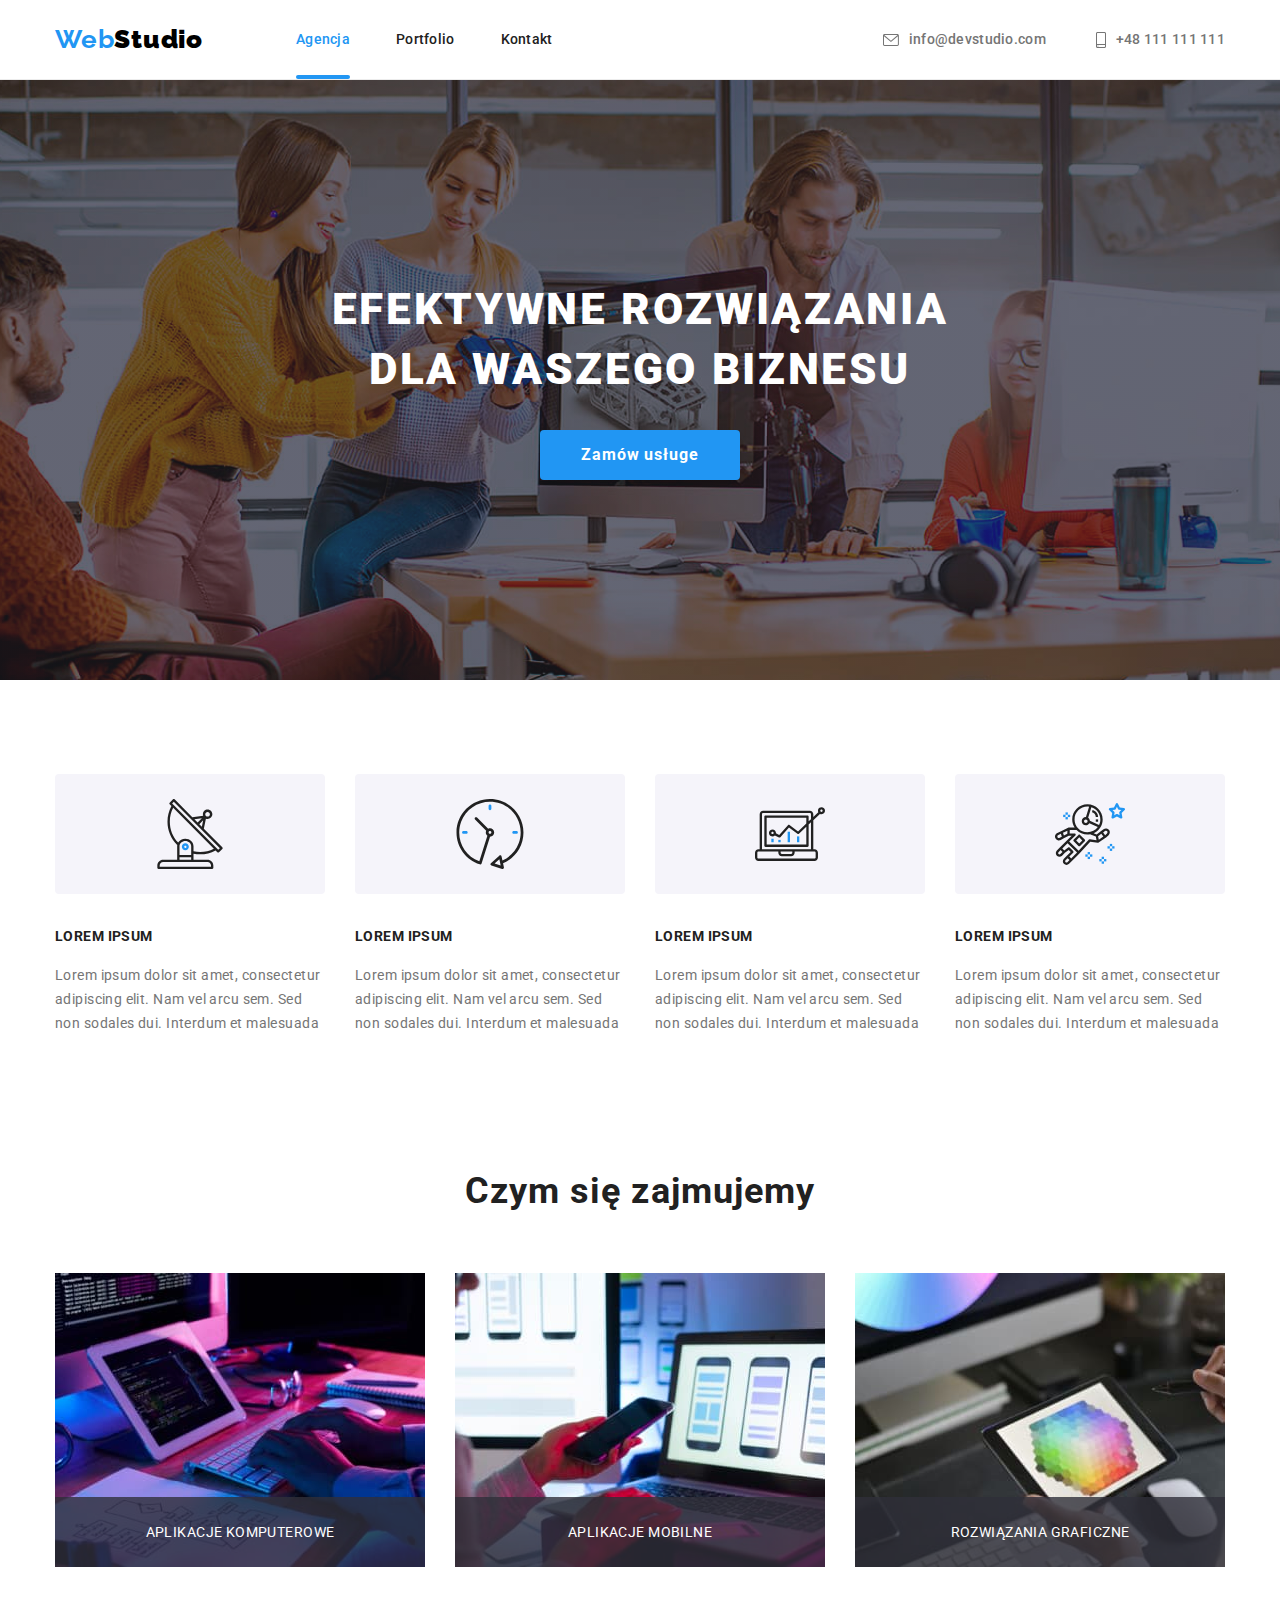
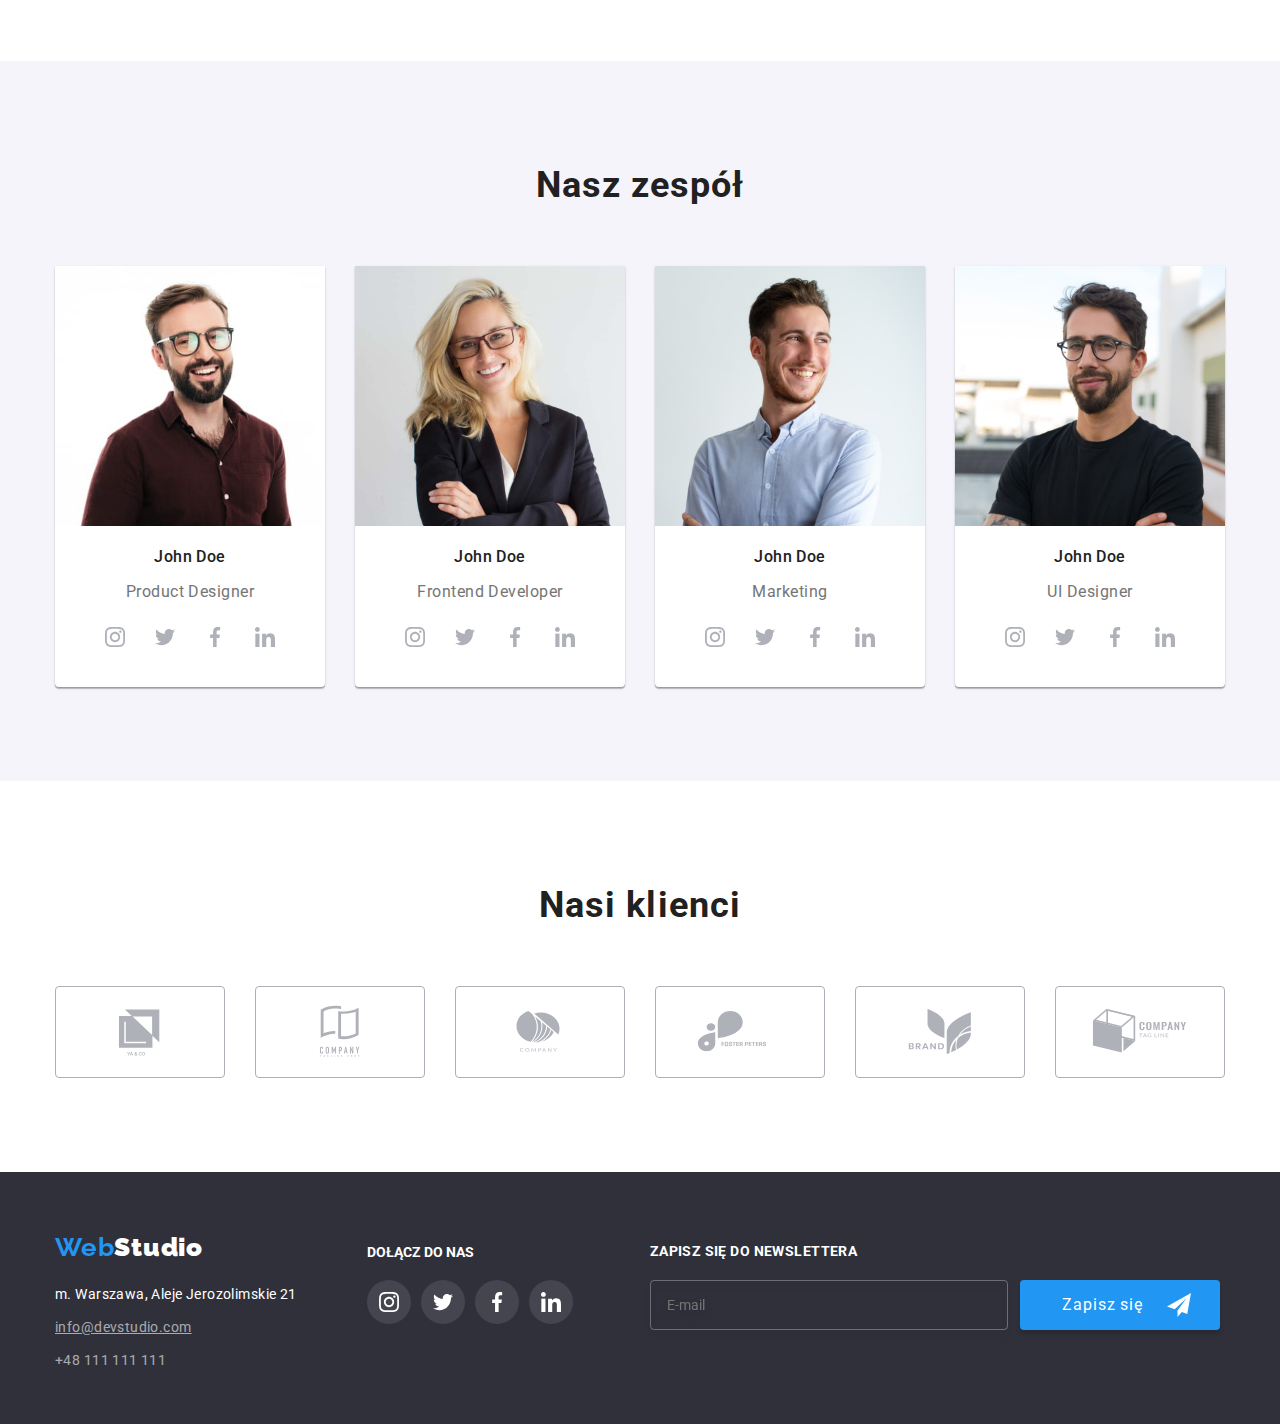
<file: index.html>
<!DOCTYPE html>
<html lang="pl">

<head>
    <title>WebStudio. Efektywne rozwiązania dla waszego biznesu.</title>
    <link rel="stylesheet"
        href="https://cdnjs.cloudflare.com/ajax/libs/modern-normalize/1.0.0/modern-normalize.min.css" />
    <link rel="preconnect" href="https://fonts.googleapis.com">
    <link rel="preconnect" href="https://fonts.gstatic.com" crossorigin>
    <link
        href="https://fonts.googleapis.com/css2?family=Raleway:wght@700&family=Roboto:wght@400;500;700;900&display=swap"
        rel="stylesheet">
    <link rel="stylesheet" href="./css/main.min.css">
</head>

<body>
    <header class="header">
        <div class="header__top">
            <div class="header__logo-nav">
                <div class="header__logo">
                    <span>
                        <a  class="header__logo-web" href="./index.html" >Web<b class="header__logo-studio">Studio</b>
                        </a>
                    </span>
                </div>
                <nav class="header__nav">
                    <ul class="header__nav-list">
                        <li ><a class="header__nav-items header__nav-items--underline" href="./index.html" >Agencja</a></li>
                        <li ><a class="header__nav-items" href="./prtfolio.html">Portfolio</a></li>
                        <li ><a class="header__nav-items" href="./kontakt" >Kontakt</a></li>
                    </ul>
                </nav>
            </div>
            <div class="header__contact">
                <ul class="header__contact-list" >
                    <li class="header__contact-items">
                        <svg class="header__contact-icon" width="16" height="12">
                            <use href="./images/icon.svg#icon-envelope"></use>
                        </svg>
                        <a class="header__contact-link" href="mailto:info@devstudio.com">info@devstudio.com</a>
                    </li>
                    <li class="header__contact-items">
                        <svg class="header__contact-icon" width="10" height="16">
                            <use href="./images/icon.svg#icon-smartphone"></use>
                        </svg>
                        <a class="header__contact-link" href="tel:+48111111111">+48 111 111 111</a>
                    </li>
                </ul>
            </div>
        </div>
    </header>
    <main>
        <section class="heading">
            <div class="heading__container">
                <h1 class="heading__header">EFEKTYWNE ROZWIĄZANIA DLA WASZEGO BIZNESU </h1>
                <button class="heading__button" type="button" data-modal-open>Zamów usługe</button>
                <div class="backdrop is-hidden" data-modal>
                    <div class="modal">
                        <button class="modal__btn-close" data-modal-close>
                            <span>
                                <svg class="modal__icon-vector" width="11" height="11">
                                    <use href="./images/icon.svg#icon-Vector"></use>
                                </svg>
                            </span>
                        </button>
                        <form class="form">
                            <div class="form__group" role="group" aria-labelledby="form-head">
                                <p class="form__head" id="form-head">Zostaw swoje dane w formularzu poniżej</p>
                                <div class="form__div">
                                    <label class="form__label" for="username">Imie</label>
                                    <svg class="form__icon" width="18" height="18">
                                        <use href="images/icon.svg#icon-person-black"></use>
                                    </svg>
                                    <input class="form__input" type="text" name="username" />
                                </div>
                                <div class="form__div">
                                    <label class="form__label" for="phone-number">Telefon</label>
                                    <svg class="form__icon" width="18" height="18">
                                        <use href="images/icon.svg#icon-phone-black"></use>
                                    </svg>
                                    <input class="form__input" type="text" name="phone-number" />
                                </div>
                                <div class="form__div">
                                    <label class="form__label" for="email">Email</label>
                                    <svg class="form__icon" width="18" height="18">
                                        <use href="images/icon.svg#icon-email-black"></use>
                                    </svg>
                                    <input class="form__input" type="email" name="email" id="email" />
                                </div>
                                <div class="form__div form__div--comment">
                                    <label class="form__label" for="comment">Komentarz</label>
                                    <textarea class="form__textarea" name="comment" id="comment"
                                        placeholder="Wprowadź tekst"></textarea>
                                </div>
                                <div class="form__checkbox">
                                    <label class="form__label form__label--checkbox" for="checkbox">
                                        <input class="form__checkbox-input" type="checkbox" name="legal" id="checkbox">
                                        <span class="form__checkbox-span" id="legal">
                                            <svg class="form__checkbox-svg">
                                                <use href="./images/icon.svg#icon-icon-check" width="11" height="8">
                                                </use>
                                            </svg></span>
                                        Oświadczam iż akceptuję
                                        <a class="form__checkbox-link" href="#">Regulamin</a> i
                                        <a class="form__checkbox-link" href="#">Politykę Prywatności</a>.
                                    </label>
                                </div>
                                <button class="form__submit-button" type="submit">Wśylij</button>
                            </div>
                        </form>
                    </div>
                </div>
            </div>
        </section>
        <section class="assets">
            <div class="assets__container">
                <div class="assets__rectangle">
                    <svg class="icon-antenna" width="70" height="70">
                        <use href="./images/icon.svg#icon-antenna"></use>
                    </svg>
                </div>
                <div class="assets__rectangle">
                    <svg class="icon-clock" width="70" height="70">
                        <use href="./images/icon.svg#icon-clock"></use>
                    </svg>
                </div>
                <div class="assets__rectangle">
                    <svg class="icon-diagram" width="70" height="70">
                        <use href="./images/icon.svg#icon-diagram"></use>
                    </svg>
                </div>
                <div class="assets__rectangle">
                    <svg class="icon-astronaut" width="70" height="70">
                        <use href="./images/icon.svg#icon-astronaut"></use>
                    </svg>
                </div>
            </div>
            <div class="assets__div-text">
                <ul class="assets__list">
                    <li class="assets__item">
                        <h4 class="assets__header">LOREM IPSUM</h4>
                        <p class="assets__text">Lorem ipsum dolor sit amet, consectetur adipiscing elit. Nam vel arcu sem. Sed non sodales
                            dui. Interdum et malesuada
                        <p>
                    </li>
                    <li class="assets__item">
                        <h4 class="assets__header">LOREM IPSUM</h4>
                        <p class="assets__text">Lorem ipsum dolor sit amet, consectetur adipiscing elit. Nam vel arcu sem. Sed non sodales
                            dui. Interdum et malesuada
                        <p>
                    </li>
                    <li class="assets__item">
                        <h4 class="assets__header">LOREM IPSUM</h4>
                        <p class="assets__text">Lorem ipsum dolor sit amet, consectetur adipiscing elit. Nam vel arcu sem. Sed non sodales
                            dui. Interdum et malesuada
                        <p>
                    </li>
                    <li class="assets__item">
                        <h4 class="assets__header">LOREM IPSUM</h4>
                        <p class="assets__text">Lorem ipsum dolor sit amet, consectetur adipiscing elit. Nam vel arcu sem. Sed non sodales
                            dui. Interdum et malesuada
                        <p>
                    </li>
                </ul>
            </div>
        </section>
        <section class="activity">
            <h2 class="activity__header">Czym się zajmujemy</h2>
            <div class="activity__container">
                <ul class="activity__list">
                    <li class="activity__items">
                        <div class="activity__box-img">
                            <img src="./images/index/programer-working.jpg" alt="Programer working his desk office"
                                width="370" height="294" />
                            <div class="activity__label">
                                <p class="activity__label-text">Aplikacje komputerowe</p>
                            </div>
                        </div>
                    </li>
                    <li class="activity__items">
                        <div class="activity__box-img">
                            <img src="./images/index/developing-application.jpg"
                                alt="Web ui designers are developing application" width="370" height="294" />
                            <div class="activity__label">
                                <p class="activity__label-text">Aplikacje mobilne</p>
                            </div>
                        </div>
                    </li>
                    <li class="activity__items">
                        <div class="activity__box-img">
                            <img src="./images/index/colour-selection.jpg"
                                alt="Creative artist web design with working colour selection graphic tablet"
                                width="370" height="294" />
                            <div class="activity__label">
                                <p class="activity__label-text">Rozwiązania graficzne</p>
                            </div>
                        </div>
                    </li>
                </ul>
            </div>
        </section>
        <section class="team">
            <h2 class="team__header">Nasz zespół</h2>
            <div class="team__container">
                <ul class="team__item-list">
                    <li class="team__items"><img src="./images/index/product-designer.jpg" alt="John Doe.Product Designer" width="270"
                            height="260" />
                        <h3 class="team__participant">John Doe</h3>
                        <p class="team__p">Product Designer</p>
                        <div class="team__social-media">
                            <div class="team__social-media-ellipse">
                                <svg class="icon-instagram" width="20" height="20">
                                    <use href="./images/icon.svg#icon-instagram"></use>
                                </svg>
                            </div>
                            <div class="team__social-media-ellipse">
                                <svg class="icon-twitter" width="20" height="20">
                                    <use href="./images/icon.svg#icon-twitter"></use>
                                </svg>
                            </div>
                            <div class="team__social-media-ellipse">
                                <svg class="icon-facebook" width="20" height="20">
                                    <use href="./images/icon.svg#icon-facebook"></use>
                                </svg>
                            </div>
                            <div class="team__social-media-ellipse">
                                <svg class="icon-linkedin" width="20" height="20">
                                    <use href="./images/icon.svg#icon-linkedin"></use>
                                </svg>
                            </div>
                        </div>
                    </li>
                    <li class="team__items"><img src="./images/index/frontend-developer.jpg" alt="John Doe.Frontend Developer" width="270"
                            height="260" />
                        <h3 class="team__participant">John Doe</h3>
                        <p class="team__p">Frontend Developer</p>
                        <div class="team__social-media">
                            <div class="team__social-media-ellipse">
                                <svg class="icon-instagram" width="20" height="20">
                                    <use href="./images/icon.svg#icon-instagram"></use>
                                </svg>
                            </div>
                            <div class="team__social-media-ellipse">
                                <svg class="icon-twitter" width="20" height="20">
                                    <use href="./images/icon.svg#icon-twitter"></use>
                                </svg>
                            </div>
                            <div class="team__social-media-ellipse">
                                <svg class="icon-facebook" width="20" height="20">
                                    <use href="./images/icon.svg#icon-facebook"></use>
                                </svg>
                            </div>
                            <div class="team__social-media-ellipse">
                                <svg class="icon-linkedin" width="20" height="20">
                                    <use href="./images/icon.svg#icon-linkedin"></use>
                                </svg>
                            </div>
                        </div>
                    </li>
                    <li class="team__items"><img src="./images/index/marketing.jpg" alt="John Doe.Marketing" width="270" height="260" />
                        <h3 class="team__participant">John Doe</h3>
                        <p class="team__p">Marketing</p>
                        <div class="team__social-media">
                            <div class="team__social-media-ellipse">
                                <svg class="icon-instagram" width="20" height="20">
                                    <use href="./images/icon.svg#icon-instagram"></use>
                                </svg>
                            </div>
                            <div class="team__social-media-ellipse">
                                <svg class="icon-twitter" width="20" height="20">
                                    <use href="./images/icon.svg#icon-twitter"></use>
                                </svg>
                            </div>
                            <div class="team__social-media-ellipse">
                                <svg class="icon-facebook" width="20" height="20">
                                    <use href="./images/icon.svg#icon-facebook"></use>
                                </svg>
                            </div>
                            <div class="team__social-media-ellipse">
                                <svg class="icon-linkedin" width="20" height="20">
                                    <use href="./images/icon.svg#icon-linkedin"></use>
                                </svg>
                            </div>
                        </div>
                    </li>
                    <li class="team__items"><img src="./images/index/ul-designer.jpg" alt="John Doe.UI Designer" width="270" height="260" />
                        <h3 class="team__participant">John Doe</h3>
                        <p class="team__p">UI Designer</p>
                        <div class="team__social-media">
                            <div class="team__social-media-ellipse">
                                <svg class="icon-instagram" width="20" height="20">
                                    <use href="./images/icon.svg#icon-instagram"></use>
                                </svg>
                            </div>
                            <div class="team__social-media-ellipse">
                                <svg class="icon-twitter" width="20" height="20">
                                    <use href="./images/icon.svg#icon-twitter"></use>
                                </svg>
                            </div>
                            <div class="team__social-media-ellipse">
                                <svg class="icon-facebook" width="20" height="20">
                                    <use href="./images/icon.svg#icon-facebook"></use>
                                </svg>
                            </div>
                            <div class="team__social-media-ellipse">
                                <svg class="icon-linkedin" width="20" height="20">
                                    <use href="./images/icon.svg#icon-linkedin"></use>
                                </svg>
                            </div>
                        </div>
                    </li>
                </ul>
            </div>
        </section>
        <section class="client">
            <h2 class="client__header">Nasi klienci</h2>
            <div class="client__container">
                <div class="client__rectangle">
                    <svg class="icon-Logo-1" width="106" height="60.04">
                        <use href="./images/icon.svg#icon-Logo-1"></use>
                    </svg>
                </div>
                <div class="client__rectangle">
                    <svg class="icon-Logo-2" width="106" height="60.04">
                        <use href="./images/icon.svg#icon-Logo-2"></use>
                    </svg>
                </div>
                <div class="client__rectangle">
                    <svg class="icon-Logo-3" width="106" height="60.04">
                        <use href="./images/icon.svg#icon-Logo-3"></use>
                    </svg>
                </div>
                <div class="client__rectangle">
                    <svg class="icon-Logo-4" width="106" height="60.04">
                        <use href="./images/icon.svg#icon-Logo-4"></use>
                    </svg>
                </div>
                <div class="client__rectangle">
                    <svg class="icon-Logo-5" width="106" height="60.04">
                        <use href="./images/icon.svg#icon-Logo-5"></use>
                    </svg>
                </div>
                <div class="client__rectangle">
                    <svg class="icon-Logo-6" width="106" height="60.04">
                        <use href="./images/icon.svg#icon-Logo-6"></use>
                    </svg>
                </div>
            </div>
        </section>
    </main>
    <footer class="footer">
        <div class="footer__container">
            <div class="footer__logo-address">
                <div class="footer__logo">
                    <span>
                        <a class="footer__logo-web" href="#">Web<b class="footer__logo-studio">Studio</b></a>
                    </span>
                </div>
                <address class="footer__address">
                    <ul class="footer__address-list">
                        <li class="footer__address-item footer__address-item-location">m. Warszawa, Aleje Jerozolimskie 21</li>
                        <li class="footer__address-item"><a class="footer__address-link footer__address-link-mailto" href="mailto:info@devstudio.com">info@devstudio.com</a></li>
                        <li class="footer__address-item"><a class="footer__address-link" href="tel:+48111111111">+48 111 111 111</a></li>

                    </ul>
                </address>
            </div>
            <div class="footer__join-us">
                <p class="footer__join-us-header">dołącz do nas</p>
                <div class="footer__sm">
                    <div class="footer__sm-ellipse">
                        <svg class="footer__sm-icon" width="20" height="20">
                            <use href="./images/icon.svg#icon-instagram"></use>
                        </svg>
                    </div>
                    <div class="footer__sm-ellipse">
                        <svg class="footer__sm-icon" width="20" height="20">
                            <use href="./images/icon.svg#icon-twitter"></use>
                        </svg>
                    </div>
                    <div class="footer__sm-ellipse">
                        <svg class="footer__sm-icon" width="20" height="20">
                            <use href="./images/icon.svg#icon-facebook"></use>
                        </svg>
                    </div>
                    <div class="footer__sm-ellipse">
                        <svg class="footer__sm-icon" width="20" height="20">
                            <use href="./images/icon.svg#icon-linkedin"></use>
                        </svg>
                    </div>
                </div>
            </div>
            <div class="footer__newsletter" name="newsletter" id="newsletter">
                <label class="footer__newsletter-label" for="nl-email">Zapisz się do newslettera
                    <div class="footer__newsletter-div-btn">
                        <input class="footer__newsletter-input" type="email" name="email" id="nl-email" placeholder="E-mail" />
                        <button type="button"  class="footer__newsletter-btn">
                            <div>Zapisz się</div>
                            <svg class="footer__newsletter-btn-svg">
                                <use href="./images/icon.svg#icon-send" width="24" height="24"></use>
                            </svg>
                        </button>
                    </div>
                </label>
            </div>
        </div>
    </footer>
    <script src="./js/modal.js"></script>
</body>
</html>
</file>
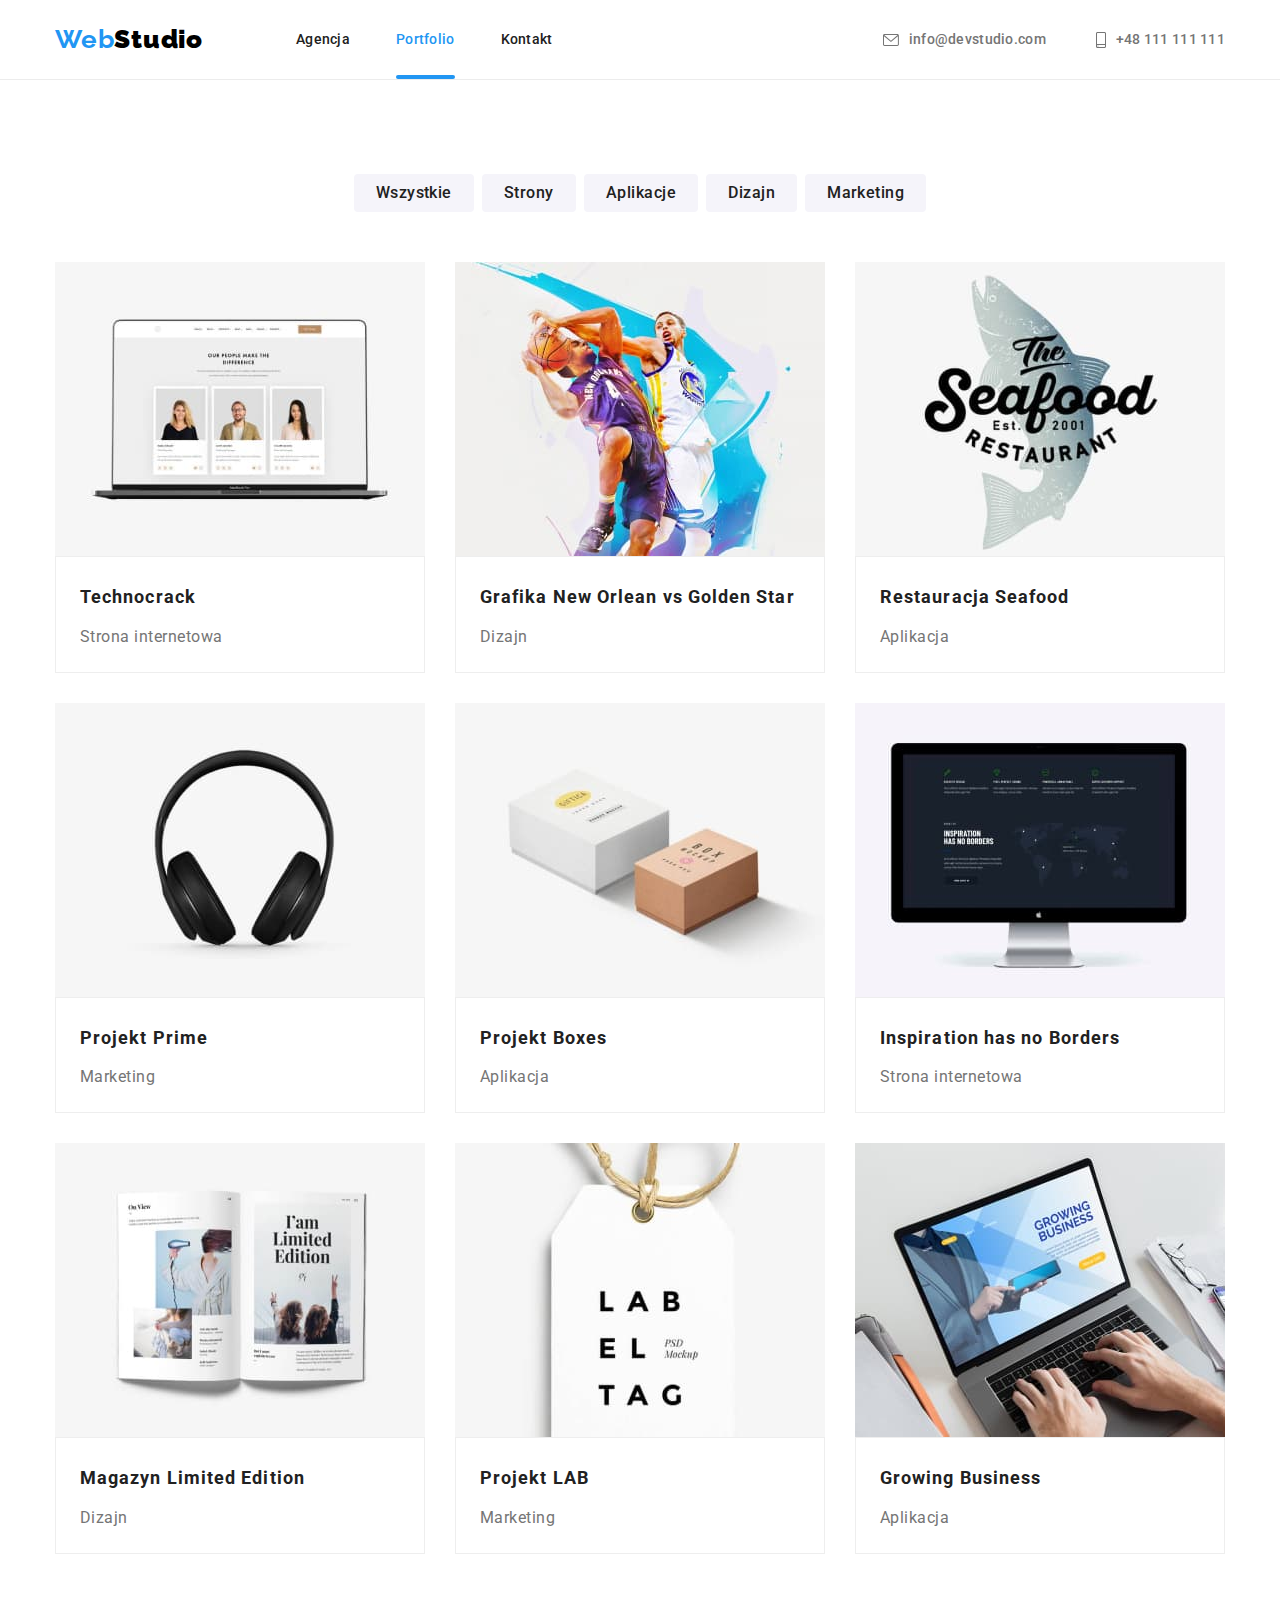
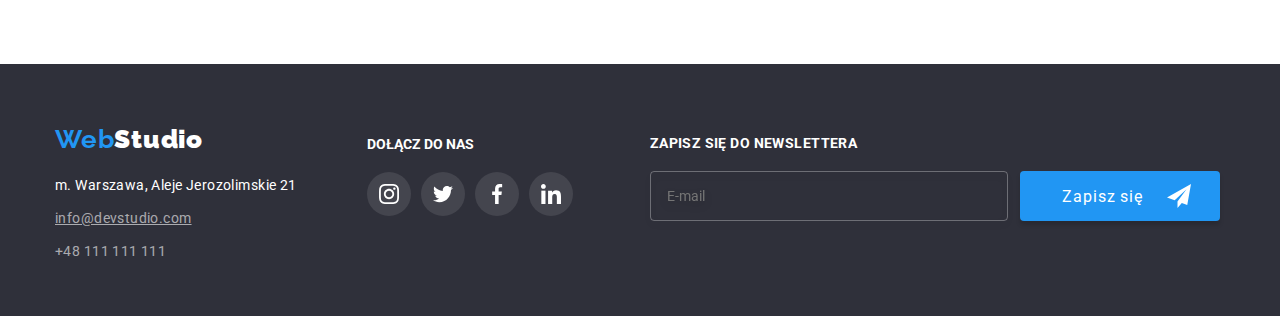
<file: prtfolio.html>
<!DOCTYPE html>
<html lang="en">

<head>
    <meta charset="UTF-8">
    <meta http-equiv="X-UA-Compatible" content="IE=edge">
    <meta name="viewport" content="width=device-width, initial-scale=1.0">
    <title>WebStudio. Portfolio.</title>
    <link rel="stylesheet"
        href="https://cdnjs.cloudflare.com/ajax/libs/modern-normalize/1.0.0/modern-normalize.min.css" />
    <link rel="preconnect" href="https://fonts.googleapis.com">
    <link rel="preconnect" href="https://fonts.gstatic.com" crossorigin>
    <link
        href="https://fonts.googleapis.com/css2?family=Raleway:wght@700&family=Roboto:wght@400;500;700;900&display=swap"
        rel="stylesheet">
    <link rel="stylesheet" href="./css/main.min.css">

<body>
    <header class="header">
    <div class="header__top">
        <div class="header__logo-nav">
            <div class="header__logo">
                <span>
                    <a class="header__logo-web" href="./index.html">Web<b class="header__logo-studio">Studio</b>
                    </a>
                </span>
            </div>
            <nav class="header__nav">
                <ul class="header__nav-list">
                    <li><a class="header__nav-items" href="./index.html">Agencja</a></li>
                    <li><a class="header__nav-items header__nav-items--underline" href="./prtfolio.html">Portfolio</a></li>
                    <li><a class="header__nav-items" href="./kontakt">Kontakt</a></li>
                </ul>
            </nav>
        </div>
        <div class="header__contact">
            <ul class="header__contact-list">
                <li class="header__contact-items">
                    <svg class="header__contact-icon" width="16" height="12">
                        <use href="./images/icon.svg#icon-envelope"></use>
                    </svg>
                    <a class="header__contact-link" href="mailto:info@devstudio.com">info@devstudio.com</a>
                </li>
                <li class="header__contact-items">
                    <svg class="header__contact-icon" width="10" height="16">
                        <use href="./images/icon.svg#icon-smartphone"></use>
                    </svg>
                    <a class="header__contact-link" href="tel:+48111111111">+48 111 111 111</a>
                </li>
            </ul>
        </div>
    </div>
    </header>
    <main>
        <section class="projects">
            <div class="projects__filters">
                <ul class="projects__filters-list">
                    <li><button class="projects__filters-buttons" type="button">Wszystkie</button></li>
                    <li><button class="projects__filters-buttons" type="button">Strony</button></li>
                    <li><button class="projects__filters-buttons" type="button">Aplikacje</button></li>
                    <li><button class="projects__filters-buttons" type="button">Dizajn</button></li>
                    <li><button class="projects__filters-buttons" type="button">Marketing</button></li>
                </ul>
            </div>
            <div class="projects__container">
                <ul class="projects__container-list">
                    <li class="projects__container-items">
                        <div class="projects__container-box">
                            <img class="projects__container-img" src="./images/portfolio/technocrack.jpg" alt="Technocrack. Strona internetowa"
                                width="370" height="294" />
                            <div class="projects__overlay">
                                <p class="projects__overlay-p">Technocrack jest popularną platformą wykorzystywaną do rozpowszechniania
                                    koronawirusa. Firmy wykorzystują tę platformę do celów szpiegowskich i ataków na
                                    niezabezpieczone serwery konkurencji</p>
                            </div>
                        </div>
                        <div class="projects__container-img-title">
                            <h3 class="projects__container-img-name">Technocrack</h3>
                            <p class="projects__container-img-type">Strona internetowa</p>
                        </div>
                    </li>
                    <li class="projects__container-items">
                        <div class="projects__container-box">
                            <img class="projects__container-img" src="./images/portfolio/new-orlean-vs-golden-star.jpg"
                                alt="Grafika New Orlean vs Golden Star. Dizajn" width="370" height="294" />
                            <div class="projects__overlay">
                                <p class="projects__overlay-p">Technocrack jest popularną platformą wykorzystywaną do rozpowszechniania
                                    koronawirusa. Firmy wykorzystują tę platformę do celów szpiegowskich i ataków na
                                    niezabezpieczone serwery konkurencji</p>
                            </div>
                        </div>
                        <div class="projects__container-img-title">
                            <h3 class="projects__container-img-name">Grafika New Orlean vs Golden Star</h3>
                            <p class="projects__container-img-type">Dizajn</p>
                        </div>
                    </li>
                    <li class="projects__container-items">
                        <div class="projects__container-box">
                            <img class="projects__container-img" src="./images/portfolio/restauracja.jpg" alt="Restauracja Seafood. Aplikacja"
                                width="370" height="294" />
                            <div class="projects__overlay">
                                <p class="projects__overlay-p">Technocrack jest popularną platformą wykorzystywaną do rozpowszechniania
                                    koronawirusa. Firmy wykorzystują tę platformę do celów szpiegowskich i ataków na
                                    niezabezpieczone serwery konkurencji</p>
                            </div>
                        </div>
                        <div class="projects__container-img-title">
                            <h3 class="projects__container-img-name">Restauracja Seafood</h3>
                            <p class="projects__container-img-type">Aplikacja</p>
                        </div>
                    </li>
                    <li class="projects__container-items">
                        <div class="projects__container-box">
                            <img class="projects__container-img" src="./images/portfolio/prime.jpg" alt="Projekt Prime. Marketing" width="370"
                                height="294" />
                            <div class="projects__overlay">
                                <p class="projects__overlay-p">Technocrack jest popularną platformą wykorzystywaną do rozpowszechniania
                                    koronawirusa. Firmy wykorzystują tę platformę do celów szpiegowskich i ataków na
                                    niezabezpieczone serwery konkurencji</p>
                            </div>
                        </div>
                        <div class="projects__container-img-title">
                            <h3 class="projects__container-img-name">Projekt Prime</h3>
                            <p class="projects__container-img-type">Marketing</p>
                        </div>
                    </li>
                    <li class="projects__container-items">
                        <div class="projects__container-box">
                            <img class="projects__container-img" src="./images/portfolio/boxes.jpg" alt="Projekt Boxes. Aplikacja" width="370"
                                height="294" />
                            <div class="projects__overlay">
                                <p class="projects__overlay-p">Technocrack jest popularną platformą wykorzystywaną do rozpowszechniania
                                    koronawirusa. Firmy wykorzystują tę platformę do celów szpiegowskich i ataków na
                                    niezabezpieczone serwery konkurencji</p>
                            </div>
                        </div>
                        <div class="projects__container-img-title">
                            <h3 class="projects__container-img-name">Projekt Boxes</h3>
                            <p class="projects__container-img-type">Aplikacja</p>
                        </div>
                    </li>
                    <li class="projects__container-items">
                        <div class="projects__container-box">
                            <img class="projects__container-img" src="./images/portfolio/inspiration-no-border.jpg"
                                alt="Inspiration has no Borders. Strona internetowa" width="370" height="294" />
                            <div class="projects__overlay">
                                <p class="projects__overlay-p">Technocrack jest popularną platformą wykorzystywaną do rozpowszechniania
                                    koronawirusa. Firmy wykorzystują tę platformę do celów szpiegowskich i ataków na
                                    niezabezpieczone serwery konkurencji</p>
                            </div>
                        </div>
                        <div class="projects__container-img-title">
                            <h3 class="projects__container-img-name">Inspiration has no Borders</h3>
                            <p class="projects__container-img-type">Strona internetowa</p>
                        </div>
                    </li>
                    <li class="projects__container-items">
                        <div class="projects__container-box">
                            <img class="projects__container-img" src="./images/portfolio/magazyn.jpg" alt="Magazyn Limited Edition. Dizajn" width="370"
                                height="294" />
                            <div class="projects__overlay">
                                <p class="projects__overlay-p">Technocrack jest popularną platformą wykorzystywaną do rozpowszechniania
                                    koronawirusa. Firmy wykorzystują tę platformę do celów szpiegowskich i ataków na
                                    niezabezpieczone serwery konkurencji</p>
                            </div>
                        </div>
                        <div class="projects__container-img-title">
                            <h3 class="projects__container-img-name">Magazyn Limited Edition</h3>
                            <p class="projects__container-img-type">Dizajn</p>
                        </div>
                    </li>
                    <li class="projects__container-items">
                        <div class="projects__container-box">
                            <img class="projects__container-img" src="./images/portfolio/lab.jpg" alt="Projekt LAB. Marketing" width="370"
                                height="294" />
                            <div class="projects__overlay">
                                <p class="overlay-p">Technocrack jest popularną platformą wykorzystywaną do rozpowszechniania
                                    koronawirusa. Firmy wykorzystują tę platformę do celów szpiegowskich i ataków na
                                    niezabezpieczone serwery konkurencji</p>
                            </div>
                        </div>
                        <div class="projects__container-img-title">
                            <h3 class="projects__container-img-name">Projekt LAB</h3>
                            <p class="projects__container-img-type">Marketing</p>
                        </div>
                    </li>
                    <li class="projects__container-items">
                        <div class="projects__container-box">
                            <img class="projects__container-img" src="./images/portfolio/growing-business.jpg" alt="Growing Business. Aplikacja"
                                width="370" height="294" />
                            <div class="projects__overlay">
                                <p class="projects__overlay-p">Technocrack jest popularną platformą wykorzystywaną do rozpowszechniania
                                    koronawirusa. Firmy wykorzystują tę platformę do celów szpiegowskich i ataków na
                                    niezabezpieczone serwery konkurencji</p>
                            </div>
                        </div>
                        <div class="projects__container-img-title">
                            <h3 class="projects__container-img-name">Growing Business</h3>
                            <p class="projects__container-img-type">Aplikacja</p>
                        </div>
                    </li>

                </ul>
            </div>
        </section>
    </main>
    <footer class="footer">
        <div class="footer__container">
            <div class="footer__logo-address">
                <div class="footer__logo">
                    <span>
                        <a class="footer__logo-web" href="#">Web<b class="footer__logo-studio">Studio</b></a>
                    </span>
                </div>
                <address class="footer__address">
                    <ul class="footer__address-list">
                        <li class="footer__address-item footer__address-item-location">m. Warszawa, Aleje Jerozolimskie 21
                        </li>
                        <li class="footer__address-item"><a class="footer__address-link footer__address-link-mailto"
                                href="mailto:info@devstudio.com">info@devstudio.com</a></li>
                        <li class="footer__address-item"><a class="footer__address-link" href="tel:+48111111111">+48 111 111
                                111</a></li>
    
                    </ul>
                </address>
            </div>
            <div class="footer__join-us">
                <p class="footer__join-us-header">dołącz do nas</p>
                <div class="footer__sm">
                    <div class="footer__sm-ellipse">
                        <svg class="footer__sm-icon" width="20" height="20">
                            <use href="./images/icon.svg#icon-instagram"></use>
                        </svg>
                    </div>
                    <div class="footer__sm-ellipse">
                        <svg class="footer__sm-icon" width="20" height="20">
                            <use href="./images/icon.svg#icon-twitter"></use>
                        </svg>
                    </div>
                    <div class="footer__sm-ellipse">
                        <svg class="footer__sm-icon" width="20" height="20">
                            <use href="./images/icon.svg#icon-facebook"></use>
                        </svg>
                    </div>
                    <div class="footer__sm-ellipse">
                        <svg class="footer__sm-icon" width="20" height="20">
                            <use href="./images/icon.svg#icon-linkedin"></use>
                        </svg>
                    </div>
                </div>
            </div>
            <div class="footer__newsletter" name="newsletter" id="newsletter">
                <label class="footer__newsletter-label" for="nl-email">Zapisz się do newslettera
                    <div class="footer__newsletter-div-btn">
                        <input class="footer__newsletter-input" type="email" name="email" id="nl-email"
                            placeholder="E-mail" />
                        <button type="button" class="footer__newsletter-btn">
                            <div>Zapisz się</div>
                            <svg class="footer__newsletter-btn-svg">
                                <use href="./images/icon.svg#icon-send" width="24" height="24"></use>
                            </svg>
                        </button>
                    </div>
                </label>
            </div>
        </div>
    </footer>
</body>

</html>
</file>
<file: css/main.min.css>
:root{--primary-color: #FFFFFF;--black-color: #212121;--blue-color: #2196F3}.activity{background-color:var(--primary-color);padding:94px 0}.activity__header{width:1200px;font-size:36px;line-height:1.71;letter-spacing:.03em;text-align:center;margin:0 auto;margin-bottom:50px}.activity__container{display:flex;flex-wrap:wrap;justify-content:center;width:1200px;margin:0 auto;padding:0 15px}.activity__list{list-style-type:none;display:flex;gap:30px;padding:0;margin:0}.activity__items{flex-basis:370px}.activity__box-img{width:370px;height:294px;position:relative}.activity__label{position:absolute;bottom:0;width:100%;height:70px;background:rgba(47,48,58,.8);text-align:center}.activity__label-text{margin:27px auto;text-transform:uppercase;color:var(--primary-color);font-size:14px;line-height:1.17;letter-spacing:.03em}.assets{padding:94px 0;padding-bottom:0}.assets__container{background-color:var(--primary-color);width:1200px;margin:0 auto;padding:0 15px;display:flex;gap:30px}.assets__rectangle{display:flex;align-items:center;justify-content:center;width:270px;height:120px;background:#f5f4fa;border-radius:4px}.assets__div-text{background-color:var(--primary-color);width:1200px;margin:0 auto;padding:0 15px}.assets__list{display:flex;justify-content:center;list-style-type:none;flex-wrap:wrap;gap:30px;flex-basis:1200px;padding:0}.assets__item{flex-basis:270px}.assets__header{font-size:14px;line-height:1.14;letter-spacing:.03em;text-transform:uppercase}.assets__text{color:#757575;font-size:14px;line-height:1.5rem;letter-spacing:.03em}.backdrop{position:fixed;left:0;top:0;width:100%;height:100%;background-color:rgba(0,0,0,.2);z-index:2}body{font-family:"Roboto";color:var(--black-color)}.client__rectangle{border:1px solid #afb1b8;border-radius:4px;width:170px;height:92px;display:flex;align-items:center;justify-content:center;fill:#afb1b8;transition-property:border-color,fill;transition-duration:250ms;transition-timing-function:cubic-bezier(0.4, 0, 0.2, 1)}.client__rectangle:hover,.client__rectangle:focus{border-color:var(--blue-color);cursor:pointer;fill:var(--blue-color)}.client{padding:94px 0}.client__header{width:1200px;font-size:36px;line-height:1.71;letter-spacing:.03em;text-align:center;margin:0 auto;margin-bottom:50px}.client__container{display:flex;gap:30px;justify-content:center;width:1200px;margin:0 auto;padding:0 15px}.footer__address-list{list-style-type:none;padding:0px;margin:0px;height:81px}.footer__address-item{font-weight:400;font-size:14px}.footer__address-item:nth-child(2){margin-bottom:9px}.footer__address-item-location{font-size:14px;line-height:1.71;letter-spacing:.03em;color:var(--primary-color);font-style:normal;margin-bottom:9px}.footer__address-link{font-style:normal;line-height:1.71;letter-spacing:.03em;text-decoration:none;color:rgba(255,255,255,.6);transition:color 250ms;transition-timing-function:cubic-bezier(0.4, 0, 0.2, 1)}.footer__address-link-mailto{-webkit-text-decoration-line:underline;text-decoration-line:underline}.footer__address-link:hover{color:var(--blue-color)}.footer__join-us-header{color:var(--primary-color);font-weight:700;font-size:14px;text-transform:uppercase;margin-left:auto 0;margin-bottom:20px;margin-top:12px}.footer__logo-address{display:flex;flex-direction:column}.footer__logo{font-family:"Raleway";font-weight:700;font-size:26px;line-height:1.19;letter-spacing:.03em;margin-bottom:20px}.footer__logo-web{color:var(--blue-color);text-decoration:none}.footer__logo-studio{color:var(--primary-color)}.footer__newsletter{padding:0;padding-top:12px;padding-left:7px;border:0;margin:0}.footer__newsletter-label{display:flex;flex-direction:column;font-weight:700;font-size:14px;line-height:1.14;letter-spacing:.03em;text-transform:uppercase;color:var(--primary-color)}.footer__newsletter-div-btn{display:flex;flex-direction:row}.footer__newsletter-input{margin-top:20px;margin-right:12px;width:358px;height:50px;color:rgba(255,255,255,.6);background-color:rgba(0,0,0,0);border:1px solid rgba(255,255,255,.3);filter:drop-shadow(0px 4px 4px rgba(0, 0, 0, 0.15));border-radius:4px;padding:15px 16px;outline:none}.footer__newsletter-btn{margin-top:20px;width:200px;height:50px;background:var(--blue-color);box-shadow:0px 4px 4px rgba(0,0,0,.15);border-radius:4px;border:0;font-size:16px;line-height:1.87;display:flex;flex-direction:row;align-items:center;text-align:center;letter-spacing:.06em;color:var(--primary-color);padding-left:42px;padding-right:28px;padding-top:0;padding-bottom:0;cursor:pointer}.footer__newsletter-btn-svg{width:24px;height:24px;margin-left:24px}.footer__sm{display:flex;gap:10px}.footer__sm-ellipse{border-radius:50%;display:flex;align-items:center;justify-content:center;width:44px;height:44px;background:rgba(255,255,255,.1);fill:var(--primary-color);transition:background-color 250ms;transition-timing-function:cubic-bezier(0.4, 0, 0.2, 1)}.footer__sm-ellipse:hover,.footer__sm-ellipse:focus{background-color:var(--blue-color);cursor:pointer}.footer{background:#2f303a;height:252px;padding:60px 0px}.footer__container{width:1200px;display:flex;flex-direction:row;gap:70px;margin:0 auto;padding:0 15px}.form__checkbox{margin:0;border:0;padding:0;width:450px}.form__checkbox-link{color:var(--blue-color)}.form__checkbox-input{position:absolute;opacity:0;margin-left:14px;margin-top:4px}.form__checkbox-svg{width:11px;height:8px}.form__checkbox-span{position:absolute;width:16px;height:15px;margin-left:15px;margin-top:4px;border-radius:2px;border:2px solid var(--black-color);margin-right:7px;display:flex;justify-content:center;align-items:center}.form__checkbox-input:checked+.form__checkbox-span{background-color:var(--blue-color);border:0}.form__div{position:relative;display:flex;padding:0;height:40px;width:448px;border:1px solid rgba(33,33,33,.2);border-radius:4px;margin-bottom:28px}.form__div:focus-within{border-color:var(--blue-color);transition-duration:250ms;transition-timing-function:cubic-bezier(0.4, 0, 0.2, 1)}.form__div--comment{position:relative;width:448px;height:120px;margin-bottom:20px}.form__group{display:flex;flex-direction:column;align-items:center}.form__head{font-weight:700;font-size:20px;line-height:1.15;text-align:center;letter-spacing:.03em;color:var(--black-color);margin-top:40px;margin-bottom:30px}.form__icon{margin:11px 12px}.form__div:focus-within .form__icon{fill:var(--blue-color);transition-duration:250ms;transition-timing-function:cubic-bezier(0.4, 0, 0.2, 1)}.form__input{width:100%;border:0;padding:0;height:38px;font-size:12px;line-height:1.17;letter-spacing:.01em}.form__input:focus-visible{outline:0px}.form__label{position:absolute;color:#757575;margin-top:-18px;margin-left:0;font-size:12px;line-height:1.17;letter-spacing:.01em}.form__label--checkbox{position:relative;margin-left:49px;font-size:14px;line-height:1.71}.form__textarea{resize:none;width:416px;height:96px;margin:12px 16px;border:0px;padding:0;font-size:12px;line-height:1.17;color:#757575}.form__textarea:focus-visible{outline:0px}.form__submit-button{width:200px;height:50px;background:var(--blue-color);box-shadow:0px 4px 4px rgba(0,0,0,.15);border-radius:4px;border:0;letter-spacing:.06em;font-weight:700;font-size:16px;line-height:1.88;color:var(--primary-color);align-items:center;justify-content:center;margin-top:30px;cursor:pointer}.header__contact-list{list-style-type:none;display:flex;justify-content:flex-end;gap:50px;padding:0px}.header__contact-items{display:flex;align-items:center;vertical-align:middle;justify-content:center;cursor:pointer}.header__contact-icon{margin-right:10px;fill:#757575;transition-property:fill;transition-duration:250ms;transition-timing-function:cubic-bezier(0.4, 0, 0.2, 1)}.header__contact-items:hover .header__contact-icon{fill:var(--blue-color)}.header__contact-link{font-weight:500;font-size:14px;line-height:1.14;letter-spacing:.02em;color:#757575;text-decoration:none;transition-property:color;transition-duration:250ms;transition-timing-function:cubic-bezier(0.4, 0, 0.2, 1)}.header__contact-items:hover .header__contact-link{color:var(--blue-color)}.header__logo-nav{display:flex;align-items:center;gap:93px}.header__logo{font-family:"Raleway";font-weight:700;font-size:26px;line-height:1.19;letter-spacing:.03em}.header__logo-web{color:var(--blue-color);text-decoration:none}.header__logo-studio{color:#000}.header__nav-list{list-style-type:none;display:flex;gap:46px;justify-content:flex-start;padding:0}.header__nav-items{font-weight:500;font-size:14px;line-height:1.14;letter-spacing:.02em;text-decoration:none;color:var(--black-color)}.header__nav-items:hover{color:var(--blue-color);transition:250ms;transition-timing-function:cubic-bezier(0.4, 0, 0.2, 1)}.header__nav-items--underline{position:relative;color:var(--blue-color)}.header__nav-items--underline::after{position:absolute;content:"";bottom:-32px;left:0;width:100%;height:4px;background-color:var(--blue-color);border-radius:2px}.header{background-color:var(--primary-color);height:80px;display:flex;justify-content:center;border-bottom:1px solid #ececec}.header__top{display:flex;justify-content:space-between;align-items:center;width:1200px;margin:0 auto;padding:0 15px}.heading{background-image:linear-gradient(rgba(47, 48, 58, 0.4), rgba(47, 48, 58, 0.4)),url("../images/index/header-bg.png");background-repeat:no-repeat;background-size:cover;background-size:1600px;background-position:50% 50%;padding:94px 0;height:600px;left:0px;top:80px;display:flex;flex-direction:column;justify-content:center}.heading__container{display:flex;flex-direction:column;align-items:center;width:100%;width:1200px;margin:0 auto;padding:0 15px}.heading__header{font-weight:900;font-size:44px;line-height:1.36;letter-spacing:.06em;text-transform:uppercase;color:var(--primary-color);width:696px;text-align:center;margin:0 auto;margin-bottom:30px}.heading__button{background:var(--blue-color);color:var(--primary-color);font-family:inherit;box-shadow:0px 4px 4px rgba(0,0,0,.15);font-weight:700;font-size:16px;line-height:1.875;letter-spacing:.06em;align-items:center;cursor:pointer;width:200px;height:50px;border-radius:4px;border:none}.is-hidden{visibility:hidden;pointer-events:none;opacity:0}.modal__btn-close{background:var(--primary-color);border:1px solid rgba(0,0,0,.1);width:30px;height:30px;border-radius:50%;position:absolute;top:8px;right:8px}.modal{position:absolute;top:50%;left:50%;transform:translate(-50%, -50%);width:528px;height:581px;background:var(--primary-color);box-shadow:0px 1px 3px rgba(0,0,0,.12),0px 1px 1px rgba(0,0,0,.14),0px 2px 1px rgba(0,0,0,.2);border-radius:4px;opacity:inherit;visibility:inherit;transition-property:visibility,opacity;transition-duration:250ms;transition-timing-function:cubic-bezier(0.4, 0, 0.2, 1)}.projects__container-img{display:block}.projects__container-img-title{border:1px solid #eee}.projects__container-img-name{font-size:18px;line-height:2.25;letter-spacing:.06em;margin:20px 24px 4px}.projects__container-img-type{color:#757575;font-size:16px;line-height:1.875;letter-spacing:.03em;margin:4px 24px 20px}.projects__filters-list{display:flex;justify-content:center;list-style-type:none;gap:8px;padding:0px;margin:0 auto;margin-bottom:50px}.projects__filters-buttons{font-family:inherit;font-weight:500;font-size:16px;line-height:1.625;letter-spacing:.03em;text-align:center;cursor:pointer;background-color:#f5f4fa;color:var(--black-color);border-radius:4px;padding:6px 22px;border:none;transition-property:background-color,color;transition-duration:250ms;transition-timing-function:cubic-bezier(0.4, 0, 0.2, 1)}.projects__filters-buttons:hover,.projects__filters-buttons:focus{color:var(--primary-color);background-color:var(--blue-color);box-shadow:0px 3px 1px rgba(0,0,0,.1),0px 1px 2px rgba(0,0,0,.08),0px 2px 2px rgba(0,0,0,.12)}.projects__overlay{position:absolute;top:0;left:0;width:100%;height:100%;background-color:#3f51b5;transform:translatey(101%);transition-property:transform;transition-duration:250ms;transition-timing-function:cubic-bezier(0.4, 0, 0.2, 1);background:rgba(33,150,243,.9)}.projects__overlay-p{position:absolute;font-family:"Roboto";font-style:normal;font-weight:400;font-size:18px;line-height:1.56;width:301px;height:196px;margin:49px 45px;margin-left:24px;color:#fff}.projects__container-items:hover .projects__overlay{transform:translatey(0)}.projects__container{box-sizing:content-box;width:1200px;margin:0 auto;padding:0 15px}.projects__container-list{display:flex;flex-wrap:wrap;list-style-type:none;padding:0 15px;gap:30px}.projects__container-items{transition-property:box-shadow;transition-duration:250ms;transition-timing-function:cubic-bezier(0.4, 0, 0.2, 1)}.projects__container-items:hover{box-shadow:0px 1px 1px rgba(0,0,0,.12),0px 4px 4px rgba(0,0,0,.06),1px 4px 6px rgba(0,0,0,.16)}.projects__container-box{position:relative;width:370px;height:294px;overflow:hidden}.projects{background-color:var(--primary-color);padding:94px 0}.team__social-media{display:flex;gap:10px;justify-content:center;margin-bottom:30px;fill:#afb1b8}.team__social-media-ellipse{border-radius:50%;display:flex;align-items:center;justify-content:center;width:40px;height:40px;transition-property:color,fill;transition-duration:250ms;transition-timing-function:cubic-bezier(0.4, 0, 0.2, 1)}.team__social-media-ellipse:hover,.team__social-media-ellipse:focus{background-color:var(--blue-color);fill:#eee;cursor:pointer}.team{background-color:#f5f4fa;padding:94px 0}.team__header{width:1200px;font-size:36px;line-height:1.71;letter-spacing:.03em;text-align:center;margin:0 auto;margin-bottom:50px}.team__container{display:flex;flex-wrap:wrap;justify-content:center}.team__item-list{list-style-type:none;display:flex;gap:30px;padding:0 15px;margin:0}.team__items{flex-basis:270px;box-shadow:0px 1px 3px rgba(0,0,0,.12),0px 1px 1px rgba(0,0,0,.14),0px 2px 1px rgba(0,0,0,.2);border-radius:0px 0px 4px 4px;background:var(--primary-color)}.team__participant{font-weight:500;font-size:16px;line-height:1.19;text-align:center;letter-spacing:.03em}.team__p{color:#757575;font-weight:400;font-size:16px;line-height:1.19;text-align:center;letter-spacing:.03em}/*# sourceMappingURL=main.min.css.map */
</file>
